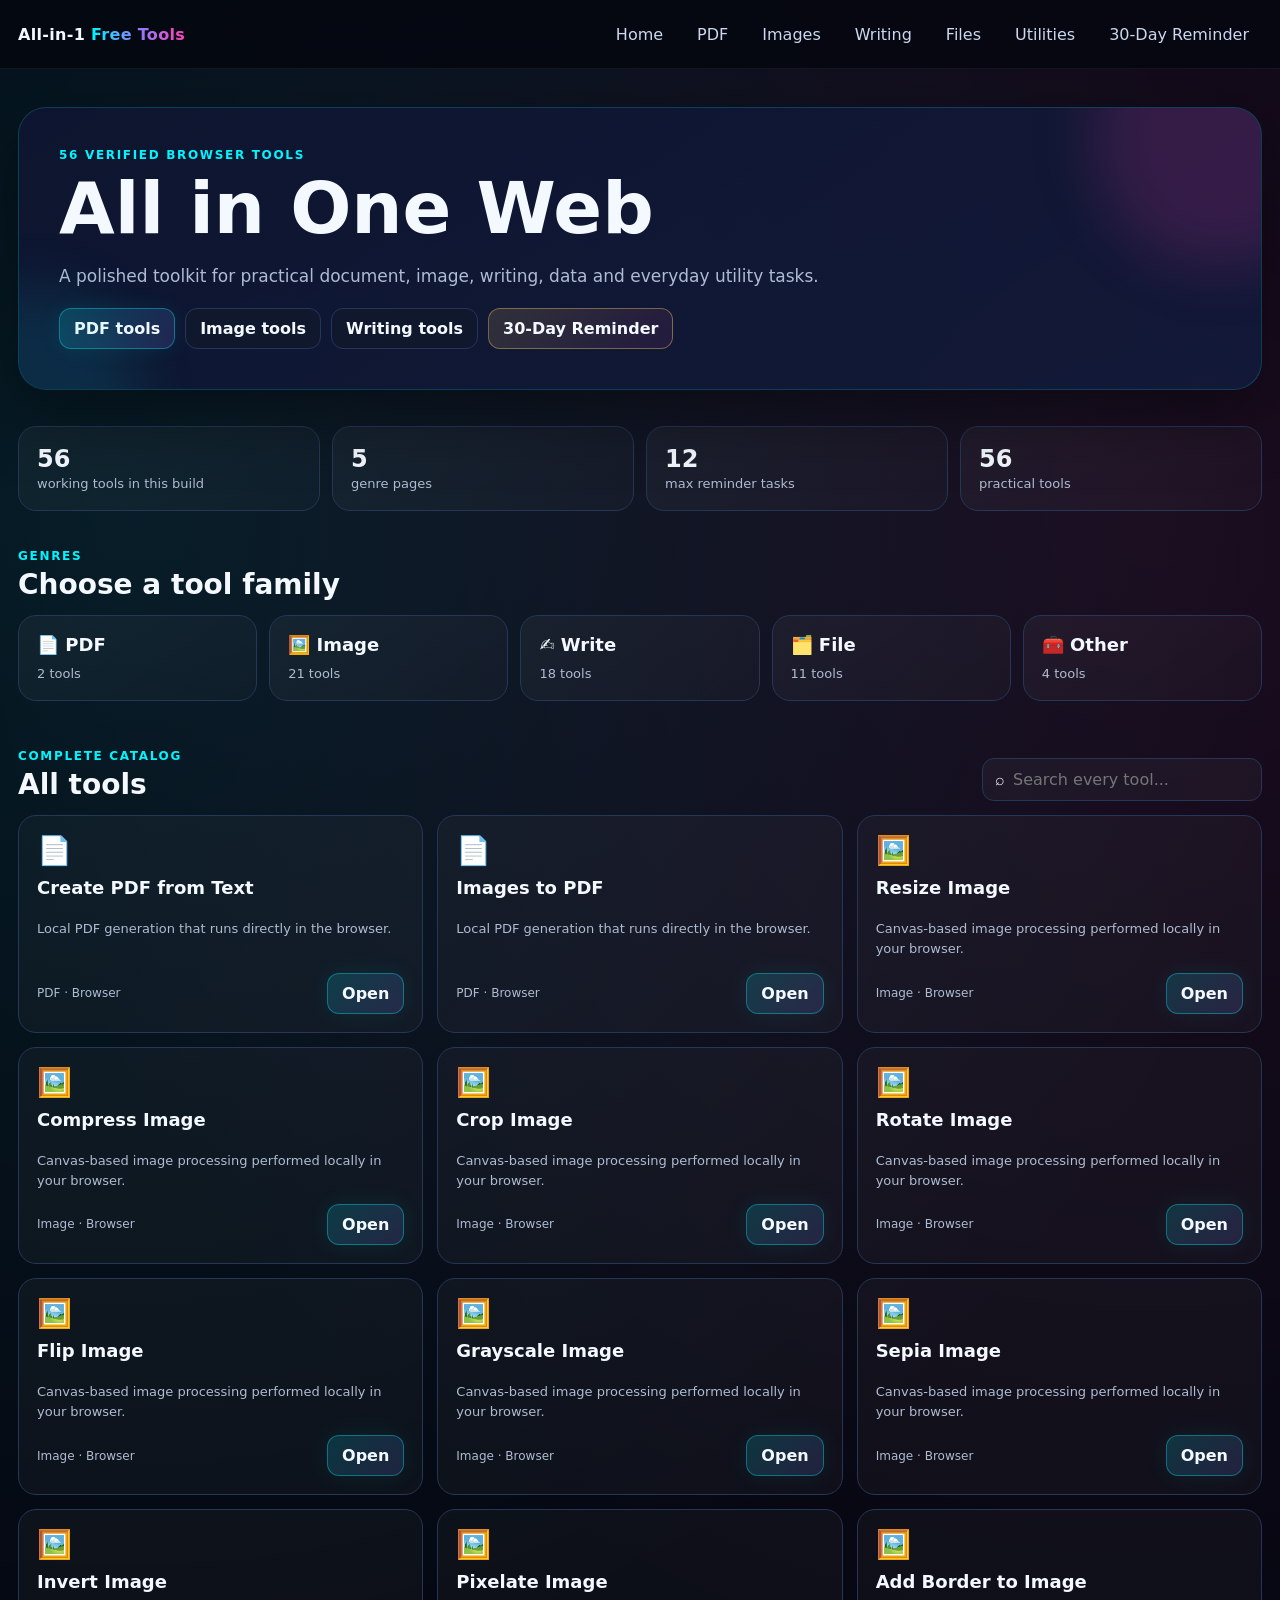
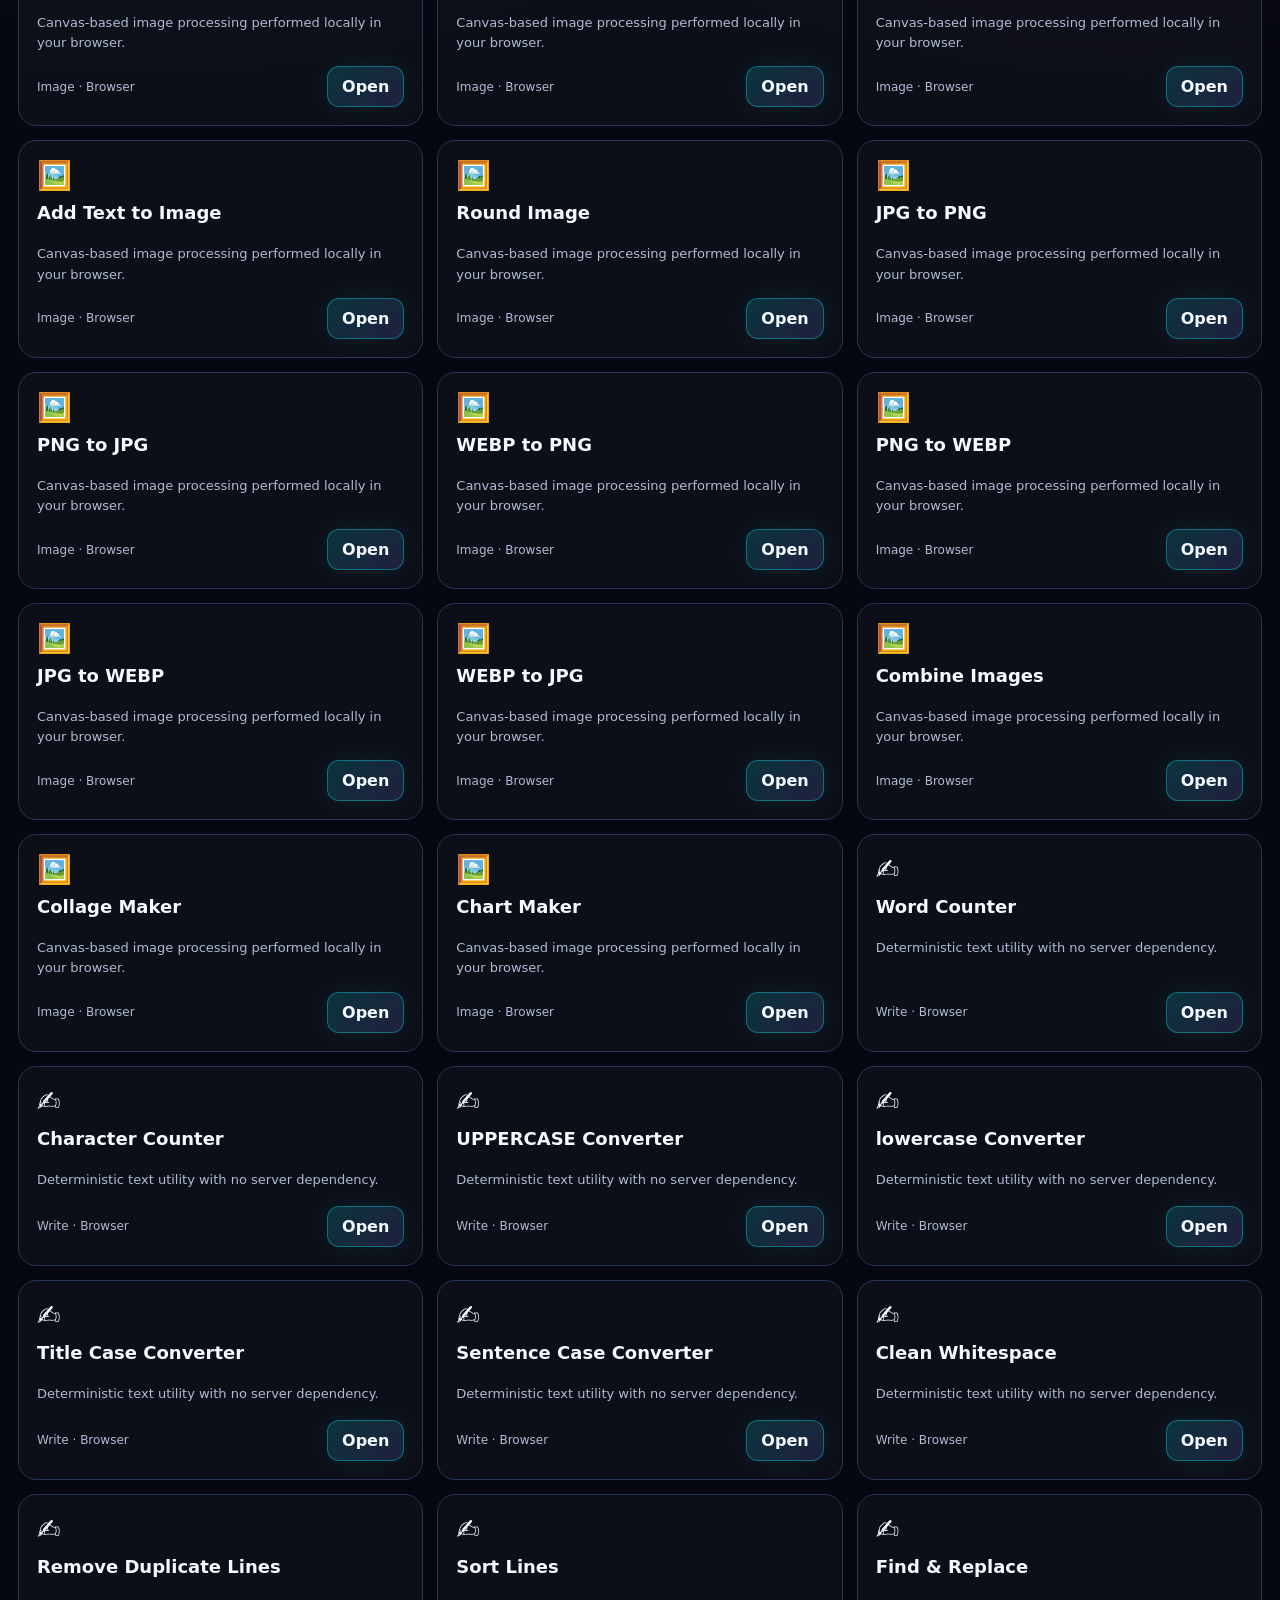
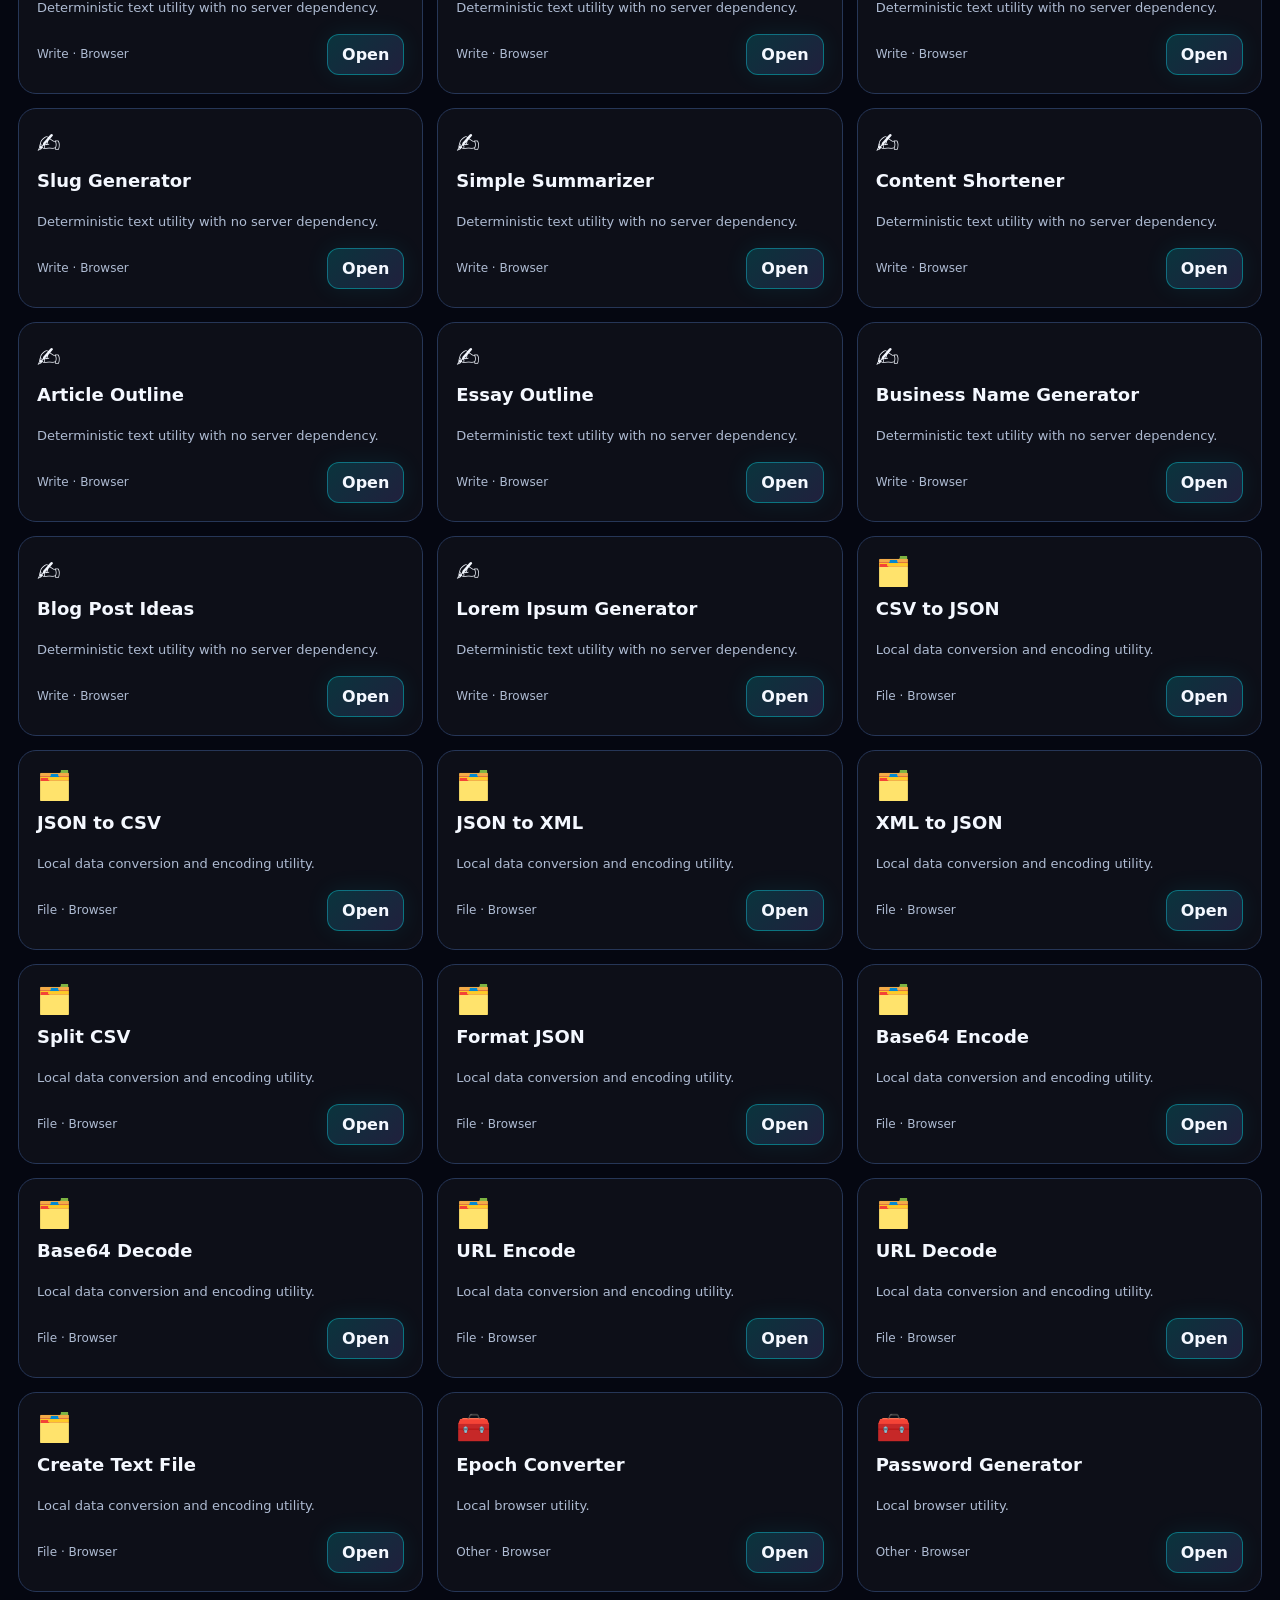
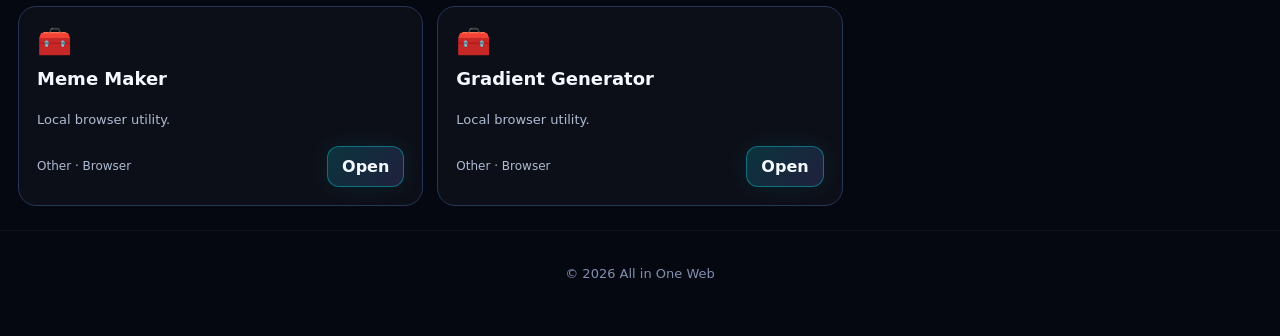
<file: index.html>
<!doctype html>
<html lang="en">
<head>
<meta charset="utf-8">
<meta name="viewport" content="width=device-width,initial-scale=1">
<title>All in One Web | Smart Tools</title>
<meta name="description" content="All in One Web, a professional collection of practical browser tools.">
<style>
:root{--bg:#050711;--panel:#0b1120;--panel2:#111a31;--text:#f4f8ff;--muted:#aebbd2;--line:#263657;--cyan:#00f5ff;--violet:#8d7cff;--pink:#ff42b7;--gold:#ffd166;--green:#59f2aa;--red:#ff6f86;--shadow:0 24px 70px rgba(0,0,0,.42)}
*{box-sizing:border-box}html{scroll-behavior:smooth}body{margin:0;background:radial-gradient(circle at 10% 10%,rgba(0,246,255,.09),transparent 25%),radial-gradient(circle at 90% 10%,rgba(255,60,172,.09),transparent 25%),var(--bg);color:var(--text);font-family:Inter,system-ui,-apple-system,Segoe UI,Arial,sans-serif;min-height:100vh}a{text-decoration:none;color:inherit}button,input,textarea,select{font:inherit}button,a.btn{cursor:pointer}.wrap{max-width:1280px;margin:auto;padding:0 18px}.top{position:sticky;top:0;z-index:30;border-bottom:1px solid rgba(255,255,255,.06);backdrop-filter:blur(16px);background:rgba(5,7,17,.88)}nav{height:68px;display:flex;align-items:center;justify-content:space-between;gap:12px}.brand{font-weight:900;letter-spacing:.02em}.brand span{background:linear-gradient(90deg,var(--cyan),var(--violet),var(--pink));-webkit-background-clip:text;background-clip:text;color:transparent}.navlinks{display:flex;gap:8px;align-items:center;flex-wrap:wrap}.navlinks a{padding:9px 12px;border:1px solid transparent;border-radius:12px;color:#cbd8ef}.navlinks a:hover{border-color:var(--line);background:rgba(255,255,255,.035)}.btn{display:inline-flex;align-items:center;justify-content:center;gap:8px;border:1px solid var(--line);background:#10182e;color:var(--text);padding:10px 14px;border-radius:12px;font-weight:800}.btn:hover{transform:translateY(-1px)}.btn.primary{border-color:rgba(0,246,255,.35);background:linear-gradient(135deg,rgba(0,246,255,.16),rgba(139,124,255,.16));box-shadow:0 0 24px rgba(0,246,255,.08)}.btn.gold{border-color:rgba(255,209,102,.38);background:linear-gradient(135deg,rgba(255,209,102,.14),rgba(255,60,172,.08))}.btn.danger{border-color:rgba(255,107,129,.35);background:rgba(255,107,129,.08)}.btn.ghost{background:transparent}.hero{padding:38px 0 22px}.heroCard{padding:40px;border:1px solid rgba(0,246,255,.18);border-radius:28px;background:linear-gradient(145deg,rgba(14,21,48,.96),rgba(18,27,61,.84));box-shadow:var(--shadow);position:relative;overflow:hidden}.heroCard:before,.heroCard:after{content:"";position:absolute;border-radius:50%;filter:blur(30px)}.heroCard:before{width:260px;height:260px;right:-90px;top:-100px;background:rgba(255,60,172,.15)}.heroCard:after{width:220px;height:220px;left:-100px;bottom:-120px;background:rgba(0,246,255,.10)}.eyebrow{text-transform:uppercase;letter-spacing:.14em;font-size:12px;color:var(--cyan);font-weight:900}.hero h1{font-size:clamp(38px,6vw,72px);line-height:1.02;margin:10px 0 14px;position:relative}.gradient{background:linear-gradient(90deg,var(--cyan),var(--violet),var(--pink));-webkit-background-clip:text;background-clip:text;color:transparent}.hero p{max-width:880px;color:var(--muted);font-size:17px;line-height:1.7;position:relative}.actions,.toolbar,.row,.chips{display:flex;align-items:center;gap:10px;flex-wrap:wrap}.stats{display:grid;grid-template-columns:repeat(4,1fr);gap:12px;margin:14px 0}.stat{padding:18px;border:1px solid var(--line);background:linear-gradient(145deg,rgba(255,255,255,.045),rgba(255,255,255,.018));border-radius:18px}.stat b{font-size:24px;display:block}.stat span{color:var(--muted);font-size:13px}.section{padding:24px 0}.head{display:flex;align-items:flex-end;justify-content:space-between;gap:16px;margin-bottom:14px}.head h2{margin:5px 0 0;font-size:28px}.search{min-width:280px;display:flex;align-items:center;gap:8px;background:rgba(255,255,255,.035);border:1px solid var(--line);border-radius:12px;padding:0 12px}.search input{width:100%;border:0;outline:0;background:transparent;color:var(--text);padding:11px 0}.catGrid{display:grid;grid-template-columns:repeat(5,1fr);gap:12px}.catCard{padding:18px;border:1px solid var(--line);background:linear-gradient(145deg,rgba(255,255,255,.045),rgba(255,255,255,.02));border-radius:18px;text-align:left}.catCard strong{display:block;font-size:18px;margin-bottom:8px}.catCard span{color:var(--muted);font-size:13px}.tools{display:grid;grid-template-columns:repeat(3,1fr);gap:14px}.tool{padding:18px;border:1px solid var(--line);border-radius:18px;background:rgba(255,255,255,.03);display:flex;flex-direction:column;min-height:200px}.tool:hover{transform:translateY(-3px);border-color:rgba(0,246,255,.38);box-shadow:0 18px 42px rgba(0,0,0,.30)}.tool:focus-within{border-color:rgba(139,124,255,.42);box-shadow:0 0 0 3px rgba(139,124,255,.10)}.tool .icon{font-size:28px}.tool h3{margin:10px 0 8px;font-size:18px}.tool p{color:var(--muted);font-size:13px;line-height:1.55;flex:1}.meta{color:var(--muted);font-size:12px}.workspace{padding:28px 0 70px}.wsHead{display:flex;justify-content:space-between;gap:20px;align-items:flex-start;margin-bottom:16px}.wsHead h1{font-size:38px;margin:8px 0}.desc{max-width:860px;color:var(--muted);line-height:1.6}.panel{border:1px solid var(--line);background:rgba(255,255,255,.035);border-radius:22px;padding:22px;box-shadow:var(--shadow)}.fields{display:grid;grid-template-columns:repeat(2,minmax(0,1fr));gap:14px}.field{display:flex;flex-direction:column;gap:7px}.field.full{grid-column:1/-1}.field label{font-size:13px;font-weight:800;color:#c5d5ed}.field input,.field textarea,.field select{width:100%;border:1px solid var(--line);outline:none;background:#081022;color:var(--text);border-radius:12px;padding:12px}.field textarea{min-height:170px;resize:vertical}.field input:focus,.field textarea:focus,.field select:focus{border-color:rgba(0,246,255,.55);box-shadow:0 0 0 3px rgba(0,246,255,.08)}.result{margin-top:18px;border:1px solid var(--line);background:#071022;border-radius:16px;padding:16px;min-height:70px}.result.ok{border-color:rgba(93,242,174,.36)}.result.err{border-color:rgba(255,107,129,.38)}.result.hidden{display:none}.result pre{margin:0;white-space:pre-wrap;word-break:break-word}.notice{padding:13px;border-radius:12px;background:rgba(255,209,102,.08);border:1px solid rgba(255,209,102,.2);color:#ffe6a1}.task{border:1px solid var(--line);border-radius:15px;padding:15px;margin-top:12px;background:rgba(255,255,255,.025)}.taskTop{display:flex;justify-content:space-between;gap:10px}.links{display:flex;gap:8px;flex-wrap:wrap;margin-top:10px}.links a{padding:8px 10px;border:1px solid rgba(0,246,255,.18);background:rgba(0,246,255,.07);border-radius:10px;font-size:13px}.muted{color:var(--muted)}.small{font-size:12px}.hide{display:none!important}.ratingBackdrop{position:fixed;inset:0;background:rgba(0,0,0,.72);display:grid;place-items:center;z-index:100}.rating{width:min(480px,calc(100vw - 28px));background:#0b1226;border:1px solid var(--line);border-radius:22px;padding:24px;box-shadow:0 30px 100px rgba(0,0,0,.5);text-align:center}.stars{display:flex;justify-content:center;gap:5px;margin:18px 0}.star{border:0;background:transparent;color:#44506b;font-size:34px;cursor:pointer}.star.active{color:var(--gold);text-shadow:0 0 16px rgba(255,209,102,.35)}footer{padding:35px 0 55px;color:#8190ad;font-size:13px;text-align:center;border-top:1px solid rgba(255,255,255,.04)}.toast{position:fixed;right:16px;bottom:16px;z-index:120;max-width:360px;padding:12px 14px;border-radius:12px;background:#0b1226;border:1px solid var(--line);box-shadow:var(--shadow)}
@media(max-width:980px){.catGrid{grid-template-columns:repeat(3,1fr)}.tools{grid-template-columns:repeat(2,1fr)}.stats{grid-template-columns:repeat(2,1fr)}}
@media(max-width:650px){.navlinks{display:none}.heroCard{padding:26px}.catGrid,.tools{grid-template-columns:1fr}.stats{grid-template-columns:1fr}.fields{grid-template-columns:1fr}.head,.wsHead{flex-direction:column;align-items:stretch}.search{min-width:0}.wsHead h1{font-size:30px}}
</style>
</head>
<body>
<header class="top"><div class="wrap"><nav><a class="brand" href="#home">All-in-1 <span>Free Tools</span></a><div class="navlinks"><a href="#home">Home</a><a href="#cat:PDF">PDF</a><a href="#cat:Image">Images</a><a href="#cat:Write">Writing</a><a href="#cat:File">Files</a><a href="#cat:Other">Utilities</a><a href="#reminder">30-Day Reminder</a></div></nav></div></header>
<main class="wrap" id="app"></main>
<div id="modalRoot"></div><div id="toastRoot"></div>
<footer>© 2026 All in One Web</footer>
<script>
'use strict';

const CATALOG=[
['create-pdf','Create PDF from Text','PDF'],['images-to-pdf','Images to PDF','PDF'],
['resize-image','Resize Image','Image'],['compress-image','Compress Image','Image'],['crop-image','Crop Image','Image'],['rotate-image','Rotate Image','Image'],['flip-image','Flip Image','Image'],['grayscale-image','Grayscale Image','Image'],['sepia-image','Sepia Image','Image'],['invert-image','Invert Image','Image'],['pixelate-image','Pixelate Image','Image'],['add-border-to-image','Add Border to Image','Image'],['add-text-to-image','Add Text to Image','Image'],['round-image','Round Image','Image'],['jpg-to-png','JPG to PNG','Image'],['png-to-jpg','PNG to JPG','Image'],['webp-to-png','WEBP to PNG','Image'],['png-to-webp','PNG to WEBP','Image'],['jpg-to-webp','JPG to WEBP','Image'],['webp-to-jpg','WEBP to JPG','Image'],['combine-images','Combine Images','Image'],['collage-maker','Collage Maker','Image'],['chart-maker','Chart Maker','Image'],
['word-counter','Word Counter','Write'],['character-counter','Character Counter','Write'],['uppercase','UPPERCASE Converter','Write'],['lowercase','lowercase Converter','Write'],['title-case','Title Case Converter','Write'],['sentence-case','Sentence Case Converter','Write'],['clean-whitespace','Clean Whitespace','Write'],['remove-duplicate-lines','Remove Duplicate Lines','Write'],['sort-lines','Sort Lines','Write'],['find-replace','Find & Replace','Write'],['slug-generator','Slug Generator','Write'],['content-summarizer','Simple Summarizer','Write'],['content-shortener','Content Shortener','Write'],['article-outline','Article Outline','Write'],['essay-outline','Essay Outline','Write'],['business-name-generator','Business Name Generator','Write'],['blog-post-ideas','Blog Post Ideas','Write'],['lorem-ipsum-generator','Lorem Ipsum Generator','Write'],
['csv-to-json','CSV to JSON','File'],['json-to-csv','JSON to CSV','File'],['json-to-xml','JSON to XML','File'],['xml-to-json','XML to JSON','File'],['split-csv','Split CSV','File'],['format-json','Format JSON','File'],['base64-encode','Base64 Encode','File'],['base64-decode','Base64 Decode','File'],['url-encode','URL Encode','File'],['url-decode','URL Decode','File'],['create-text-file','Create Text File','File'],
['epoch-converter','Epoch Converter','Other'],['password-generator','Password Generator','Other'],['meme-maker','Meme Maker','Other'],['gradient-generator','Gradient Generator','Other'],
];
const TOOLS=CATALOG.map(([id,name,cat])=>({id,name,cat})),byId=Object.fromEntries(TOOLS.map(t=>[t.id,t]));
const ICON={PDF:'📄',Image:'🖼️',Write:'✍️',File:'🗂️',Other:'🧰'};
const $=s=>document.querySelector(s),esc=v=>String(v??'').replace(/[&<>"']/g,c=>({'&':'&amp;','<':'&lt;','>':'&gt;','"':'&quot;',"'":'&#39;'}[c]));
const slug=v=>String(v??'').toLowerCase().trim().replace(/[^a-z0-9]+/g,'-').replace(/^-|-$/g,'');
function toast(msg){const r=$('#toastRoot');r.innerHTML='<div class="toast">'+esc(msg)+'</div>';setTimeout(()=>r.innerHTML='',2800)}
function setResult(html,type='ok'){const o=$('#out');if(!o)return;o.className='result '+type;o.innerHTML=html}
function fail(e){setResult('<pre>'+esc(e?.message||String(e))+'</pre>','err')}
function requireEl(id){const e=document.getElementById(id);if(!e)throw new Error('Missing control: '+id);return e}
function requireFile(id='files',idx=0){const f=requireEl(id).files[idx];if(!f)throw new Error('Please choose a file.');return f}
function requireFiles(id='files'){const fs=[...requireEl(id).files];if(!fs.length)throw new Error('Please choose at least one file.');return fs}
function fileField(multiple=false,accept=''){return '<div class="field full"><label>File'+(multiple?'s':'')+'</label><input id="files" type="file" '+(multiple?'multiple ':'')+(accept?'accept="'+accept+'"':'')+'></div>'}
function textField(label='Text',id='text',ph='',rows=12){return '<div class="field full"><label>'+esc(label)+'</label><textarea id="'+id+'" rows="'+rows+'" placeholder="'+esc(ph)+'"></textarea></div>'}
function blobCanvas(c,type='image/png',quality=.92){return new Promise((resolve,reject)=>c.toBlob(b=>b?resolve(b):reject(new Error('Browser image encoding failed.')),type,quality))}
function loadImage(file){return new Promise((resolve,reject)=>{const u=URL.createObjectURL(file),im=new Image();im.onload=()=>{URL.revokeObjectURL(u);resolve(im)};im.onerror=()=>{URL.revokeObjectURL(u);reject(new Error('The selected image could not be decoded by this browser.'))};im.src=u})}
function canvasFor(im,w=im.naturalWidth||im.width,h=im.naturalHeight||im.height){const c=document.createElement('canvas');c.width=Math.max(1,Math.round(w));c.height=Math.max(1,Math.round(h));return [c,c.getContext('2d')]}
function downloadBlob(blob,name){return new Promise(resolve=>{const root=$('#modalRoot');root.innerHTML='<div class="ratingBackdrop"><div class="rating"><div class="eyebrow">Download confirmation</div><h2>Rate this tool</h2><p class="muted">Choose a star before saving <b>'+esc(name)+'</b>.</p><div class="stars">'+[1,2,3,4,5].map(i=>'<button class="star" data-star="'+i+'">★</button>').join('')+'</div><div class="toolbar" style="justify-content:center"><button class="btn ghost" id="cancelDownload">Cancel</button><button class="btn gold" id="saveDownload" disabled>Save file</button></div></div></div>';let rating=0;root.querySelectorAll('.star').forEach(b=>b.onclick=()=>{rating=Number(b.dataset.star);root.querySelectorAll('.star').forEach(x=>x.classList.toggle('active',Number(x.dataset.star)<=rating));$('#saveDownload').disabled=false});$('#cancelDownload').onclick=()=>{root.innerHTML='';resolve(false)};$('#saveDownload').onclick=()=>{root.innerHTML='';const a=document.createElement('a');a.href=URL.createObjectURL(blob);a.download=name;document.body.appendChild(a);a.click();setTimeout(()=>{URL.revokeObjectURL(a.href);a.remove()},1000);resolve(true)}})}
function downloadText(text,name,mime='text/plain'){return downloadBlob(new Blob([String(text)],{type:mime}),name)}

function pdfEscape(s){return String(s).replace(/\\/g,'\\\\').replace(/\(/g,'\\(').replace(/\)/g,'\\)').replace(/\r?\n/g,' ')}
function makeTextPdf(text){
  const lines=String(text).split(/\r?\n/), pageLines=[]; let cur=[], max=62;
  for(const line of lines){const parts=line.match(/.{1,95}(?:\s+|$)/g)||[''];for(const p of parts){if(cur.length>=max){pageLines.push(cur);cur=[]}cur.push(p.trim())}}
  if(cur.length||!pageLines.length)pageLines.push(cur);
  const objs=[]; const add=x=>{objs.push(x);return objs.length}; const pagesId=add(''); const fontId=add('<< /Type /Font /Subtype /Type1 /BaseFont /Helvetica >>'); const pageIds=[];
  for(const page of pageLines){let stream='BT /F1 11 Tf 50 790 Td 0 -15 Td ';let first=true;for(const ln of page){if(!first)stream+='0 -15 Td ';stream+='('+pdfEscape(ln)+') Tj ';first=false}stream+='ET';const contentId=add('<< /Length '+stream.length+' >>\nstream\n'+stream+'\nendstream');pageIds.push(add(''));
    objs[pageIds[pageIds.length-1]-1]='<< /Type /Page /Parent '+pagesId+' 0 R /MediaBox [0 0 595 842] /Resources << /Font << /F1 '+fontId+' 0 R >> >> /Contents '+contentId+' 0 R >>'; }
  objs[pagesId-1]='<< /Type /Pages /Kids ['+pageIds.map(i=>i+' 0 R').join(' ') +'] /Count '+pageIds.length+' >>';
  const catalogId=add('<< /Type /Catalog /Pages '+pagesId+' 0 R >>');return buildPdf(objs,catalogId)
}
function bytesToLatin1(bytes){let s='';for(let i=0;i<bytes.length;i+=32768)s+=String.fromCharCode(...bytes.subarray(i,i+32768));return s}
function asciiBytes(s){const a=new Uint8Array(s.length);for(let i=0;i<s.length;i++)a[i]=s.charCodeAt(i)&255;return a}
function concatBytes(parts){let n=0;for(const p of parts)n+=p.length;const out=new Uint8Array(n);let o=0;for(const p of parts){out.set(p,o);o+=p.length}return out}
function buildPdf(objects,rootId){let parts=[asciiBytes('%PDF-1.4\n')],offsets=[0],total=parts[0].length;for(let i=0;i<objects.length;i++){offsets[i+1]=total;const bytes=objects[i] instanceof Uint8Array?objects[i]:asciiBytes(String(objects[i]));const head=asciiBytes((i+1)+' 0 obj\n'),tail=asciiBytes('\nendobj\n');parts.push(head,bytes,tail);total+=head.length+bytes.length+tail.length}const xrefOffset=total;let x='xref\n0 '+(objects.length+1)+'\n0000000000 65535 f \n';for(let i=1;i<offsets.length;i++)x+=String(offsets[i]).padStart(10,'0')+' 00000 n \n';x+='trailer\n<< /Size '+(objects.length+1)+' /Root '+rootId+' 0 R >>\nstartxref\n'+xrefOffset+'\n%%EOF';parts.push(asciiBytes(x));return new Blob([concatBytes(parts)],{type:'application/pdf'})}
function jpegPdf(images){const objs=[],add=x=>(objs.push(x),objs.length),pagesId=add(''),pageIds=[];for(let i=0;i<images.length;i++){const b64=images[i].data.split(',')[1],bin=atob(b64),bytes=new Uint8Array(bin.length);for(let j=0;j<bin.length;j++)bytes[j]=bin.charCodeAt(j);const imgHeader='<< /Type /XObject /Subtype /Image /Width '+images[i].w+' /Height '+images[i].h+' /ColorSpace /DeviceRGB /BitsPerComponent 8 /Filter /DCTDecode /Length '+bytes.length+' >>\nstream\n',imgId=add(concatBytes([asciiBytes(imgHeader),bytes,asciiBytes('\nendstream')]));const content='q 595 0 0 842 0 0 cm /Im'+(i+1)+' Do Q',cId=add('<< /Length '+content.length+' >>\nstream\n'+content+'\nendstream'),pId=add('<< /Type /Page /Parent '+pagesId+' 0 R /MediaBox [0 0 595 842] /Resources << /XObject << /Im'+(i+1)+' '+imgId+' 0 R >> >> /Contents '+cId+' 0 R >>');pageIds.push(pId)}objs[pagesId-1]='<< /Type /Pages /Kids ['+pageIds.map(x=>x+' 0 R').join(' ')+'] /Count '+pageIds.length+' >>';return buildPdf(objs,add('<< /Type /Catalog /Pages '+pagesId+' 0 R >>'))}

function inputsFor(t){const id=t.id;
 if(id==='create-pdf')return textField('Text','text','Type the content for your PDF.',18);
 if(id==='images-to-pdf')return fileField(true,'image/*');
 if(['resize-image'].includes(id))return fileField(false,'image/*')+'<div class="field"><label>Width</label><input id="w" type="number" min="1" value="1200"></div><div class="field"><label>Height</label><input id="h" type="number" min="1" value="800"></div>';
 if(id==='compress-image')return fileField(false,'image/*')+'<div class="field"><label>JPEG quality (0.1–1)</label><input id="quality" type="number" min="0.1" max="1" step="0.05" value="0.7"></div>';
 if(id==='crop-image')return fileField(false,'image/*')+'<div class="field"><label>X</label><input id="x" type="number" min="0" value="0"></div><div class="field"><label>Y</label><input id="y" type="number" min="0" value="0"></div><div class="field"><label>Width</label><input id="w" type="number" min="1" value="500"></div><div class="field"><label>Height</label><input id="h" type="number" min="1" value="500"></div>';
 if(id==='rotate-image')return fileField(false,'image/*')+'<div class="field"><label>Degrees</label><select id="deg"><option value="90">90°</option><option value="180">180°</option><option value="270">270°</option></select></div>';
 if(id==='flip-image')return fileField(false,'image/*')+'<div class="field"><label>Direction</label><select id="dir"><option value="x">Horizontal</option><option value="y">Vertical</option><option value="xy">Both</option></select></div>';
 if(['grayscale-image','sepia-image','invert-image','round-image'].includes(id))return fileField(false,'image/*');
 if(id==='pixelate-image')return fileField(false,'image/*')+'<div class="field"><label>Pixel size</label><input id="pixel" type="number" min="2" max="100" value="16"></div>';
 if(id==='add-border-to-image')return fileField(false,'image/*')+'<div class="field"><label>Border width</label><input id="border" type="number" min="1" max="100" value="20"></div>';
 if(id==='add-text-to-image')return fileField(false,'image/*')+'<div class="field full"><label>Overlay text</label><input id="overlay" value="All-in-1 Free Tools"></div>';
 if(['jpg-to-png','png-to-jpg','webp-to-png','png-to-webp','jpg-to-webp','webp-to-jpg'].includes(id))return fileField(false,'image/*');
 if(['combine-images','collage-maker'].includes(id))return fileField(true,'image/*')+'<div class="field"><label>Columns</label><input id="cols" type="number" min="1" max="8" value="2"></div>';
 if(id==='chart-maker')return textField('Chart data','text','Apples,20\nBananas,15\nOranges,30',10);
 if(['word-counter','character-counter','uppercase','lowercase','title-case','sentence-case','clean-whitespace','remove-duplicate-lines','sort-lines','find-replace','slug-generator','content-summarizer','content-shortener','article-outline','essay-outline','business-name-generator','blog-post-ideas'].includes(id)){
   let extra=textField('Input','text','Enter your text or topic.',14); if(id==='find-replace')extra+='<div class="field"><label>Find</label><input id="find"></div><div class="field"><label>Replace with</label><input id="replace"></div>';return extra;
 }
 if(id==='lorem-ipsum-generator')return '<div class="field"><label>Paragraphs</label><input id="count" type="number" min="1" max="20" value="3"></div>';
 if(['csv-to-json','json-to-csv','json-to-xml','xml-to-json','split-csv','format-json','base64-encode','base64-decode','url-encode','url-decode'].includes(id)){let f=textField('Data','text','Paste data here or select a file below.',12);if(['csv-to-json','json-to-csv','split-csv'].includes(id))f=fileField(false,'.csv,text/csv')+f;if(['json-to-xml','xml-to-json','format-json'].includes(id))f=fileField(false,'application/json,.json,.xml,text/xml')+f;return f}
 if(id==='create-text-file')return textField('Text','text','Content for your text file.',16);
 if(id==='epoch-converter')return '<div class="field"><label>Mode</label><select id="mode"><option>Epoch to date</option><option>Date to epoch</option></select></div><div class="field"><label>Value</label><input id="value" value="'+Math.floor(Date.now()/1000)+'"></div>';
 if(id==='password-generator')return '<div class="field"><label>Length</label><input id="length" type="number" min="4" max="128" value="20"></div><div class="field"><label>Count</label><input id="count" type="number" min="1" max="20" value="5"></div>';
 if(id==='meme-maker')return fileField(false,'image/*')+'<div class="field"><label>Top text</label><input id="top" value="TOP TEXT"></div><div class="field"><label>Bottom text</label><input id="bottom" value="BOTTOM TEXT"></div>';
 if(id==='gradient-generator')return '<div class="field"><label>Color 1</label><input id="c1" type="color" value="#00f6ff"></div><div class="field"><label>Color 2</label><input id="c2" type="color" value="#ff3cab"></div><div class="field"><label>Angle</label><input id="angle" type="number" value="120"></div>';
 return textField();
}
function workspace(t){return '<section class="workspace"><div class="wsHead"><div><div class="eyebrow">'+ICON[t.cat]+' '+esc(t.cat)+' tool</div><h1>'+esc(t.name)+'</h1><div class="desc">'+esc(description(t))+'</div></div><a class="btn ghost" href="#cat:'+encodeURIComponent(t.cat)+'">Back to '+esc(t.cat)+'</a></div><div class="panel"><div class="fields">'+inputsFor(t)+'</div><div class="toolbar" style="margin-top:16px"><button class="btn primary" id="run">Run tool</button><button class="btn ghost" id="reset">Reset</button></div><div id="out" class="result hidden"></div></div></section>'}
function description(t){switch(t.cat){case'PDF':return'Local PDF generation that runs directly in the browser.';case'Image':return'Canvas-based image processing performed locally in your browser.';case'Write':return'Deterministic text utility with no server dependency.';case'File':return'Local data conversion and encoding utility.';default:return'Local browser utility.'}}
function card(t){return '<article class="tool"><div class="icon">'+ICON[t.cat]+'</div><h3>'+esc(t.name)+'</h3><p>'+esc(description(t))+'</p><div class="row"><span class="meta">'+esc(t.cat)+' · Browser</span><span style="flex:1"></span><a class="btn primary" href="#tool:'+encodeURIComponent(t.id)+'">Open</a></div></article>'}
function home(){return '<section class="hero"><div class="heroCard"><div class="eyebrow">'+TOOLS.length+' verified browser tools</div><h1>All in One Web</h1><p>A polished toolkit for practical document, image, writing, data and everyday utility tasks.</p><div class="actions"><a class="btn primary" href="#cat:PDF">PDF tools</a><a class="btn" href="#cat:Image">Image tools</a><a class="btn" href="#cat:Write">Writing tools</a><a class="btn gold" href="#reminder">30-Day Reminder</a></div></div></section><section class="stats"><div class="stat"><b>'+TOOLS.length+'</b><span>working tools in this build</span></div><div class="stat"><b>5</b><span>genre pages</span></div><div class="stat"><b>12</b><span>max reminder tasks</span></div><div class="stat"><b>56</b><span>practical tools</span></div></section><section class="section"><div class="head"><div><div class="eyebrow">Genres</div><h2>Choose a tool family</h2></div></div><div class="catGrid">'+['PDF','Image','Write','File','Other'].map(c=>'<a class="catCard" href="#cat:'+encodeURIComponent(c)+'"><strong>'+ICON[c]+' '+c+'</strong><span>'+TOOLS.filter(t=>t.cat===c).length+' tools</span></a>').join('')+'</div></section><section class="section"><div class="head"><div><div class="eyebrow">Complete catalog</div><h2>All tools</h2></div><div class="search">⌕ <input id="homeSearch" placeholder="Search every tool..."></div></div><div class="tools" id="homeTools">'+TOOLS.map(card).join('')+'</div></section>'}
function category(cat){const list=TOOLS.filter(t=>t.cat===cat);return '<section class="section"><div class="head"><div><div class="eyebrow">Genre page</div><h2>'+ICON[cat]+' '+esc(cat)+' tools</h2></div><div class="search">⌕ <input id="catSearch" placeholder="Search '+esc(cat)+' tools..."></div></div><div class="tools" id="catTools">'+list.map(card).join('')+'</div></section>'}

function transformImage(id,im){let [c,ctx]=canvasFor(im),type='image/png',name=id+'.png';
 if(id==='resize-image'){c.width=Math.max(1,Number(requireEl('w').value));c.height=Math.max(1,Number(requireEl('h').value));ctx.drawImage(im,0,0,c.width,c.height);return [c,type,name]}
 ctx.drawImage(im,0,0);
 if(id==='compress-image'){type='image/jpeg';name='compressed.jpg';return [c,type,name]}
 if(id==='crop-image'){const x=Math.max(0,Number(requireEl('x').value)||0),y=Math.max(0,Number(requireEl('y').value)||0),w=Math.min(im.width-x,Math.max(1,Number(requireEl('w').value)||500)),h=Math.min(im.height-y,Math.max(1,Number(requireEl('h').value)||500));[c,ctx]=canvasFor(im,w,h);ctx.drawImage(im,x,y,w,h,0,0,w,h);return[c,type,'cropped.png']}
 if(id==='rotate-image'){const d=Number(requireEl('deg').value);const swap=d===90||d===270;[c,ctx]=canvasFor(im,swap?im.height:im.width,swap?im.width:im.height);ctx.translate(c.width/2,c.height/2);ctx.rotate(d*Math.PI/180);ctx.drawImage(im,-im.width/2,-im.height/2);return[c,type,'rotated.png']}
 if(id==='flip-image'){const f=requireEl('dir').value;ctx.clearRect(0,0,c.width,c.height);ctx.save();ctx.translate(f.includes('x')?c.width:0,f.includes('y')?c.height:0);ctx.scale(f.includes('x')?-1:1,f.includes('y')?-1:1);ctx.drawImage(im,0,0);ctx.restore();return[c,type,'flipped.png']}
 if(id==='grayscale-image'){ctx.clearRect(0,0,c.width,c.height);ctx.filter='grayscale(1)';ctx.drawImage(im,0,0);return[c,type,'grayscale.png']}
 if(id==='sepia-image'){ctx.clearRect(0,0,c.width,c.height);ctx.filter='sepia(1)';ctx.drawImage(im,0,0);return[c,type,'sepia.png']}
 if(id==='invert-image'){ctx.clearRect(0,0,c.width,c.height);ctx.filter='invert(1)';ctx.drawImage(im,0,0);return[c,type,'inverted.png']}
 if(id==='pixelate-image'){const s=Math.max(2,Number(requireEl('pixel').value)||16),small=document.createElement('canvas');small.width=Math.max(1,Math.ceil(im.width/s));small.height=Math.max(1,Math.ceil(im.height/s));small.getContext('2d').drawImage(im,0,0,small.width,small.height);ctx.clearRect(0,0,c.width,c.height);ctx.imageSmoothingEnabled=false;ctx.drawImage(small,0,0,c.width,c.height);return[c,type,'pixelated.png']}
 if(id==='add-border-to-image'){const b=Math.max(1,Number(requireEl('border').value)||20);[c,ctx]=canvasFor(im,im.width+2*b,im.height+2*b);ctx.fillStyle='#ffffff';ctx.fillRect(0,0,c.width,c.height);ctx.drawImage(im,b,b);return[c,type,'bordered.png']}
 if(id==='add-text-to-image'){ctx.clearRect(0,0,c.width,c.height);ctx.drawImage(im,0,0);ctx.font='bold 48px Arial';ctx.textAlign='center';ctx.lineWidth=7;ctx.strokeStyle='#000';ctx.fillStyle='#fff';const txt=requireEl('overlay').value;ctx.strokeText(txt,c.width/2,64);ctx.fillText(txt,c.width/2,64);return[c,type,'text-overlay.png']}
 if(id==='round-image'){const side=Math.min(im.width,im.height);[c,ctx]=canvasFor(im,side,side);ctx.clearRect(0,0,c.width,c.height);ctx.save();ctx.beginPath();ctx.arc(side/2,side/2,side/2,0,Math.PI*2);ctx.clip();ctx.drawImage(im,(side-im.width)/2,(side-im.height)/2);ctx.restore();return[c,type,'round.png']}
 const map={'jpg-to-png':['image/png','converted.png'],'png-to-jpg':['image/jpeg','converted.jpg'],'webp-to-png':['image/png','converted.png'],'png-to-webp':['image/webp','converted.webp'],'jpg-to-webp':['image/webp','converted.webp'],'webp-to-jpg':['image/jpeg','converted.jpg']}; if(map[id])return[c,map[id][0],map[id][1]];
 return [c,type,name]
}
async function runImage(t){try{const id=t.id;if(id==='combine-images'||id==='collage-maker'){const fs=requireFiles(),imgs=await Promise.all(fs.map(loadImage)),cols=Math.max(1,Math.min(8,Number(requireEl('cols').value)||2)),cellW=Math.max(...imgs.map(i=>i.width)),cellH=Math.max(...imgs.map(i=>i.height)),rows=Math.ceil(imgs.length/cols),c=document.createElement('canvas');c.width=cellW*cols;c.height=cellH*rows;const ctx=c.getContext('2d');ctx.fillStyle='#fff';ctx.fillRect(0,0,c.width,c.height);imgs.forEach((im,i)=>ctx.drawImage(im,(i%cols)*cellW,Math.floor(i/cols)*cellH));await downloadBlob(await blobCanvas(c,'image/png'),'combined.png');setResult('<pre>Image set combined successfully.</pre>','ok');return}
 if(id==='chart-maker'){const rows=requireEl('text').value.split(/\r?\n/).map(s=>s.split(',')).filter(r=>r[0]?.trim());if(!rows.length)throw new Error('Enter chart data such as Apples,20.');const c=document.createElement('canvas');c.width=1000;c.height=600;const x=c.getContext('2d'),max=Math.max(...rows.map(r=>Number(r[1])||0),1),bw=700/rows.length;x.fillStyle='#081022';x.fillRect(0,0,c.width,c.height);rows.forEach((r,i)=>{const v=Number(r[1])||0,h=400*v/max,b=120+i*bw;x.fillStyle='#00f6ff';x.fillRect(b,500-h,bw-26,h);x.fillStyle='#eaf6ff';x.font='18px Arial';x.textAlign='center';x.fillText(r[0],b+(bw-26)/2,530);x.fillText(String(v),b+(bw-26)/2,485-h)});await downloadBlob(await blobCanvas(c,'image/png'),'chart.png');setResult('<pre>Chart generated successfully.</pre>','ok');return}
 const fs=requireFiles(),im=await loadImage(fs[0]);const [c,type,name]=transformImage(id,im),quality=id==='compress-image'?Math.min(1,Math.max(.1,Number(requireEl('quality').value)||.7)):.92;await downloadBlob(await blobCanvas(c,type,quality),name);setResult('<pre>Image processed successfully.</pre>','ok') }catch(e){fail(e)}}

function titleCase(s){return s.toLowerCase().replace(/\b\w/g,c=>c.toUpperCase())}
function simpleSummary(s){const sentences=s.match(/[^.!?]+[.!?]+/g)||[s];return sentences.slice(0,3).join(' ').trim()}
function runWrite(t){try{const id=t.id,input=requireEl('text').value;let out='';if(id==='word-counter')out='Words: '+(input.trim()?input.trim().split(/\s+/).length:0);else if(id==='character-counter')out='Characters: '+input.length+'\nCharacters without spaces: '+input.replace(/\s/g,'').length;else if(id==='uppercase')out=input.toUpperCase();else if(id==='lowercase')out=input.toLowerCase();else if(id==='title-case')out=titleCase(input);else if(id==='sentence-case')out=input.replace(/(^|[.!?]\s+)([a-z])/g,(m,a,b)=>a+b.toUpperCase());else if(id==='clean-whitespace')out=input.replace(/\s+/g,' ').trim();else if(id==='remove-duplicate-lines')out=[...new Set(input.split(/\r?\n/))].join('\n');else if(id==='sort-lines')out=input.split(/\r?\n/).sort((a,b)=>a.localeCompare(b)).join('\n');else if(id==='find-replace')out=input.split(requireEl('find').value).join(requireEl('replace').value);else if(id==='slug-generator')out=slug(input);else if(id==='content-summarizer')out=simpleSummary(input);else if(id==='content-shortener'){const words=input.trim().split(/\s+/);out=words.slice(0,Math.max(20,Math.ceil(words.length*.55))).join(' ')+(words.length>20?' …':'')}else if(id==='article-outline')out='1. Introduction\n2. Background\n3. Key arguments\n4. Evidence and examples\n5. Practical implications\n6. Limitations\n7. Conclusion\n\nTopic: '+input;else if(id==='essay-outline')out='Introduction\n- Context\n- Thesis\n\nBody\n- Argument 1\n- Argument 2\n- Counterargument\n- Evidence\n\nConclusion\n- Findings\n- Implications\n\nTopic: '+input;else if(id==='business-name-generator')out=['NovaForge','BrightPeak','NexaWorks','PrimeNest','BlueOrbit','Veridian Labs'].map(x=>x+' '+input.trim()).join('\n');else if(id==='blog-post-ideas')out=['Beginner guide to '+input,'Common mistakes in '+input,'A practical checklist for '+input,'How to improve results with '+input,'What experts wish beginners knew about '+input].join('\n');else if(id==='lorem-ipsum-generator'){const n=Math.max(1,Math.min(20,Number(requireEl('count').value)||3)),p='Lorem ipsum dolor sit amet, consectetur adipiscing elit. Integer facilisis sapien at posuere volutpat.';out=Array.from({length:n},()=>p).join('\n\n')}else throw new Error('Unknown writing tool.');setResult('<pre>'+esc(out)+'</pre><div class="toolbar" style="margin-top:12px"><button class="btn primary" id="downloadResult">Download result</button></div>','ok');$('#downloadResult').onclick=()=>downloadText(out,t.id+'.txt');}catch(e){fail(e)}}

function parseCsv(text){const rows=[];let row=[],cell='',quoted=false;for(let i=0;i<text.length;i++){const ch=text[i],next=text[i+1];if(ch==='"'&&quoted&&next==='"'){cell+='"';i++;continue}if(ch==='"'){quoted=!quoted;continue}if(ch===','&&!quoted){row.push(cell);cell='';continue}if((ch==='\n'||ch==='\r')&&!quoted){if(ch==='\r'&&next==='\n')i++;row.push(cell);cell='';if(row.some(v=>v!==''))rows.push(row);row=[];continue}cell+=ch}if(cell!==''||row.length){row.push(cell);if(row.some(v=>v!==''))rows.push(row)}return rows}
function csvString(rows){return rows.map(r=>r.map(v=>'"'+String(v??'').replace(/"/g,'""')+'"').join(',')).join('\n')}
function objToXml(v,name='root'){if(Array.isArray(v))return '<'+name+'>'+v.map(x=>objToXml(x,'item')).join('')+'</'+name+'>';if(v&&typeof v==='object')return '<'+name+'>'+Object.entries(v).map(([k,x])=>objToXml(x,k.replace(/[^\w-]/g,'_')||'item')).join('')+'</'+name+'>';return '<'+name+'>'+esc(String(v))+'</'+name+'>'}
function xmlToObj(el){if(!el.children.length)return el.textContent;const o={};[...el.children].forEach(c=>{const v=xmlToObj(c);o[c.tagName]===undefined?o[c.tagName]=v:o[c.tagName]=[].concat(o[c.tagName],v)});return o}
async function getData(){const f=document.getElementById('files')?.files?.[0];return f?await f.text():requireEl('text').value}
async function runFile(t){try{const id=t.id,text=await getData();if(id==='csv-to-json'){const rows=parseCsv(text),h=rows.shift()||[],out=rows.map(r=>Object.fromEntries(h.map((k,i)=>[k,r[i]??''])));await downloadBlob(new Blob([JSON.stringify(out,null,2)],{type:'application/json'}),'converted.json');setResult('<pre>CSV converted to JSON.</pre>','ok');return}
 if(id==='json-to-csv'){const arr=JSON.parse(text);if(!Array.isArray(arr))throw new Error('JSON must be an array of objects for CSV conversion.');const h=[...new Set(arr.flatMap(o=>Object.keys(o)))],out=[h,...arr.map(o=>h.map(k=>o[k]??''))];await downloadBlob(new Blob([csvString(out)],{type:'text/csv'}),'converted.csv');setResult('<pre>JSON converted to CSV.</pre>','ok');return}
 if(id==='json-to-xml'){const out=objToXml(JSON.parse(text));await downloadBlob(new Blob([out],{type:'application/xml'}),'converted.xml');setResult('<pre>JSON converted to XML.</pre>','ok');return}
 if(id==='xml-to-json'){const doc=new DOMParser().parseFromString(text,'application/xml');if(doc.querySelector('parsererror'))throw new Error('Invalid XML.');const out={[doc.documentElement.tagName]:xmlToObj(doc.documentElement)};await downloadBlob(new Blob([JSON.stringify(out,null,2)],{type:'application/json'}),'converted.json');setResult('<pre>XML converted to JSON.</pre>','ok');return}
 if(id==='split-csv'){const rows=parseCsv(text),chunk=Math.max(1,Number(requireEl('chunk')?.value)||100),parts=[];for(let i=0;i<rows.length;i+=chunk)parts.push(csvString(rows.slice(i,i+chunk)));const data=parts.join('\n\n');await downloadText(data,'csv-parts.txt');setResult('<pre>CSV split into '+parts.length+' parts. Output contains the parts separated by blank lines.</pre>','ok');return}
 if(id==='format-json'){const out=JSON.stringify(JSON.parse(text),null,2);setResult('<pre>'+esc(out)+'</pre><div class="toolbar" style="margin-top:12px"><button class="btn primary" id="downloadResult">Download JSON</button></div>','ok');$('#downloadResult').onclick=()=>downloadText(out,'formatted.json','application/json');return}
 if(id==='base64-encode'){const out=btoa(unescape(encodeURIComponent(text)));setResult('<pre>'+esc(out)+'</pre><div class="toolbar" style="margin-top:12px"><button class="btn primary" id="downloadResult">Download</button></div>','ok');$('#downloadResult').onclick=()=>downloadText(out,'encoded.txt');return}
 if(id==='base64-decode'){let out;try{out=decodeURIComponent(escape(atob(text.trim())))}catch{throw new Error('Invalid Base64 input.')}setResult('<pre>'+esc(out)+'</pre><div class="toolbar" style="margin-top:12px"><button class="btn primary" id="downloadResult">Download</button></div>','ok');$('#downloadResult').onclick=()=>downloadText(out,'decoded.txt');return}
 if(id==='url-encode'){const out=encodeURIComponent(text);setResult('<pre>'+esc(out)+'</pre>','ok');return}if(id==='url-decode'){let out;try{out=decodeURIComponent(text)}catch{throw new Error('Invalid encoded URL text.')}setResult('<pre>'+esc(out)+'</pre>','ok');return}
 if(id==='create-text-file'){await downloadText(text,'document.txt');setResult('<pre>Text file generated.</pre>','ok');return}
 throw new Error('Unknown file utility.')}catch(e){fail(e)}}

function runOther(t){try{const id=t.id;if(id==='epoch-converter'){const v=requireEl('value').value.trim(),m=requireEl('mode').value;if(m.startsWith('Epoch')){const n=Number(v);if(!Number.isFinite(n))throw new Error('Enter a valid epoch timestamp.');setResult('<pre>'+new Date(n*1000).toISOString()+'</pre>','ok')}else{const d=new Date(v);if(Number.isNaN(d.getTime()))throw new Error('Enter a valid date/time.');setResult('<pre>'+Math.floor(d.getTime()/1000)+'</pre>','ok')}return}
 if(id==='password-generator'){const len=Math.max(4,Math.min(128,Number(requireEl('length').value)||20)),count=Math.max(1,Math.min(20,Number(requireEl('count').value)||5)),chars='ABCDEFGHJKLMNPQRSTUVWXYZabcdefghijkmnopqrstuvwxyz23456789!@#$%^&*_-+',rows=[];const a=new Uint32Array(len*count);crypto.getRandomValues(a);for(let n=0;n<count;n++){let s='';for(let i=0;i<len;i++)s+=chars[a[n*len+i]%chars.length];rows.push(s)}const out=rows.join('\n');setResult('<pre>'+esc(out)+'</pre><div class="toolbar" style="margin-top:12px"><button class="btn primary" id="downloadResult">Download</button></div>','ok');$('#downloadResult').onclick=()=>downloadText(out,'passwords.txt');return}
 if(id==='meme-maker'){return runMeme()}
 if(id==='gradient-generator'){const c1=requireEl('c1').value,c2=requireEl('c2').value,ang=Number(requireEl('angle').value)||120;const out='linear-gradient('+ang+'deg, '+c1+', '+c2+')';setResult('<pre>'+esc(out)+'</pre><div style="height:180px;border-radius:18px;margin-top:12px;background:'+esc(out)+'"></div>','ok');return}
 throw new Error('Unknown utility tool.')}catch(e){fail(e)}}
async function runMeme(){const im=await loadImage(requireFile()),[c,ctx]=canvasFor(im);ctx.drawImage(im,0,0);ctx.font='bold 52px Impact,Arial';ctx.textAlign='center';ctx.lineWidth=8;ctx.strokeStyle='#000';ctx.fillStyle='#fff';for(const [txt,y] of [[requireEl('top').value,65],[requireEl('bottom').value,c.height-20]]){ctx.strokeText(String(txt).toUpperCase(),c.width/2,y);ctx.fillText(String(txt).toUpperCase(),c.width/2,y)}await downloadBlob(await blobCanvas(c,'image/jpeg',.92),'meme.jpg');setResult('<pre>Meme generated.</pre>','ok')}

async function runPdf(t){try{if(t.id==='create-pdf'){const text=requireEl('text').value.trim();if(!text)throw new Error('Enter text first.');await downloadBlob(makeTextPdf(text),'document.pdf');setResult('<pre>PDF created.</pre>','ok');return}
 if(t.id==='images-to-pdf'){const fs=requireFiles(),out=[];for(const f of fs){const im=await loadImage(f),[c,ctx]=canvasFor(im);ctx.fillStyle='#fff';ctx.fillRect(0,0,c.width,c.height);ctx.drawImage(im,0,0);out.push({data:c.toDataURL('image/jpeg',.92),w:c.width,h:c.height})}await downloadBlob(jpegPdf(out),'images.pdf');setResult('<pre>'+out.length+' image(s) placed into PDF.</pre>','ok');return}
 throw new Error('Unknown PDF tool.')}catch(e){fail(e)}}

function reminderView(){return '<section class="workspace"><div class="wsHead"><div><div class="eyebrow">⭐ Gold dashboard</div><h1>30-Day Multi-Task Reminder Suite</h1><div class="desc">Create up to 12 tasks, scheduled 1–30 days ahead. Tasks persist in LocalStorage and provide direct WhatsApp, SMS, email and browser-alert actions.</div></div><span class="btn gold"><span id="taskCount">0</span>/12</span></div><div class="panel"><div class="fields"><div class="field"><label>Task title</label><input id="rtTitle" placeholder="Pay utility bill"></div><div class="field"><label>Days from now</label><input id="rtDays" type="number" min="1" max="30" value="1"></div><div class="field full"><label>Message</label><textarea id="rtMessage" placeholder="Reminder message"></textarea></div><div class="field"><label>Phone</label><input id="rtPhone" placeholder="923001234567"></div><div class="field"><label>Email</label><input id="rtEmail" type="email" placeholder="name@example.com"></div></div><div class="toolbar" style="margin-top:16px"><button class="btn gold" id="addReminder">Add task</button><button class="btn" id="notify">Enable browser alerts</button><button class="btn danger" id="clearReminders">Clear all</button></div><div id="tasks"></div></div></section>'}
function tasks(){try{const a=JSON.parse(localStorage.getItem('reminderTasks')||'[]');return Array.isArray(a)?a.filter(x=>x&&x.when):[]}catch{return[]}}
function saveTasks(a){localStorage.setItem('reminderTasks',JSON.stringify(a))}
function renderTasks(){const a=tasks().sort((x,y)=>x.when-y.when),root=$('#tasks');if(!root)return;$('#taskCount').textContent=a.length;root.innerHTML=a.length?a.map(t=>{const phone=String(t.phone||'').replace(/[^0-9+]/g,''),wa=phone?'https://wa.me/'+phone.replace(/^\+/,'')+'?text='+encodeURIComponent(t.message||t.title):'#',sms=phone?'sms:'+encodeURIComponent(phone)+'?body='+encodeURIComponent(t.message||t.title):'#',mail=t.email?'mailto:'+encodeURIComponent(t.email)+'?subject='+encodeURIComponent(t.title)+'&body='+encodeURIComponent(t.message||t.title):'#';return '<div class="task"><div class="taskTop"><div><b>'+esc(t.title)+'</b><div class="small muted">'+esc(new Date(t.when).toLocaleString())+'</div></div><button class="btn danger" data-del="'+esc(t.id)+'">Delete</button></div><div style="margin-top:8px">'+esc(t.message||'')+'</div><div class="links"><a href="'+wa+'" target="_blank" rel="noopener">WhatsApp</a><a href="'+sms+'">SMS</a><a href="'+mail+'">Email</a><a href="#" data-alert="'+esc(t.id)+'">Browser Alert</a></div></div>'}).join(''):'<div class="notice">No scheduled tasks yet.</div>';root.querySelectorAll('[data-del]').forEach(b=>b.onclick=()=>{saveTasks(tasks().filter(t=>t.id!==b.dataset.del));renderTasks()});root.querySelectorAll('[data-alert]').forEach(b=>b.onclick=e=>{e.preventDefault();const t=tasks().find(x=>x.id===b.dataset.alert);if(t)alert(t.title+'\n\n'+(t.message||'')+'\n\nScheduled: '+new Date(t.when).toLocaleString())})}
function setupReminder(){renderTasks();$('#addReminder').onclick=()=>{const a=tasks();if(a.length>=12)return toast('Maximum 12 tasks reached.');const title=$('#rtTitle').value.trim(),days=Number($('#rtDays').value);if(!title||!Number.isInteger(days)||days<1||days>30)return toast('Enter a title and a whole number from 1 to 30 days.');a.push({id:(crypto.randomUUID?crypto.randomUUID():String(Date.now()+Math.random())),title,message:$('#rtMessage').value.trim(),phone:$('#rtPhone').value.trim(),email:$('#rtEmail').value.trim(),when:Date.now()+days*86400000,notified:false});saveTasks(a);['rtTitle','rtMessage','rtPhone','rtEmail'].forEach(id=>$('#'+id).value='');renderTasks();toast('Reminder added.');};$('#clearReminders').onclick=()=>{if(confirm('Clear all reminders?')){saveTasks([]);renderTasks()}};$('#notify').onclick=async()=>{if(!('Notification' in window))return toast('Browser notifications are not supported here.');const p=await Notification.requestPermission();toast('Notification permission: '+p)};}

function bindWorkspace(t){$('#run').onclick=async()=>{const b=$('#run');b.disabled=true;$('#out').classList.remove('hidden');try{if(t.cat==='PDF')await runPdf(t);else if(t.cat==='Image')await runImage(t);else if(t.cat==='Write')runWrite(t);else if(t.cat==='File')await runFile(t);else runOther(t)}finally{b.disabled=false}};$('#reset').onclick=()=>render()}
function bindSearch(inp,container){if(!inp||!container)return;inp.oninput=()=>{const q=slug(inp.value);container.querySelectorAll('.tool').forEach(c=>c.classList.toggle('hide',q&&!slug(c.querySelector('h3').textContent).includes(q)))}}
function render(){const h=location.hash||'#home',app=$('#app');if(h==='#home'){app.innerHTML=home();bindSearch($('#homeSearch'),$('#homeTools'));return}if(h==='#reminder'){app.innerHTML=reminderView();setupReminder();return}if(h.startsWith('#cat:')){const cat=decodeURIComponent(h.slice(5));if(!ICON[cat])return location.hash='#home';app.innerHTML=category(cat);bindSearch($('#catSearch'),$('#catTools'));return}if(h.startsWith('#tool:')){const t=byId[decodeURIComponent(h.slice(6))];if(!t)return location.hash='#home';app.innerHTML=workspace(t);bindWorkspace(t);return}location.hash='#home'}
window.addEventListener('hashchange',render);window.addEventListener('load',render);
</script>
</body>
</html>
</file>
